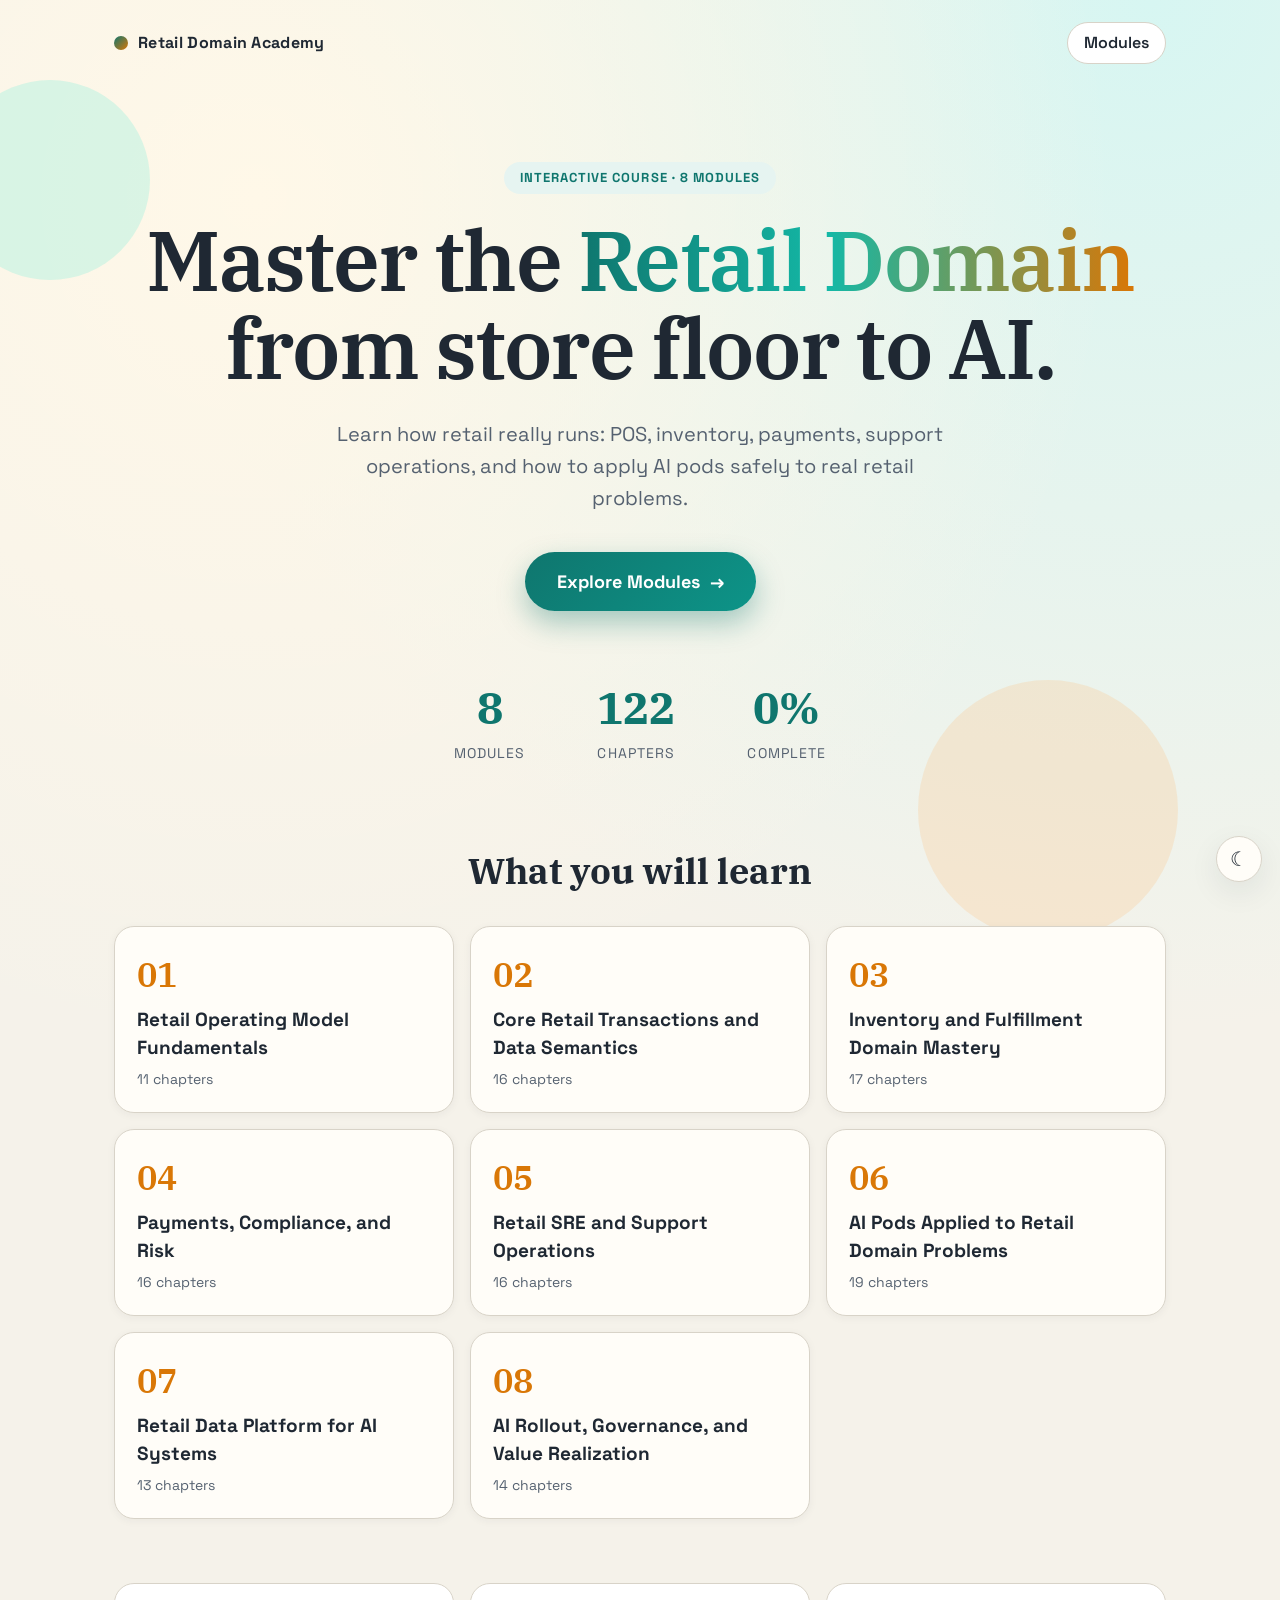
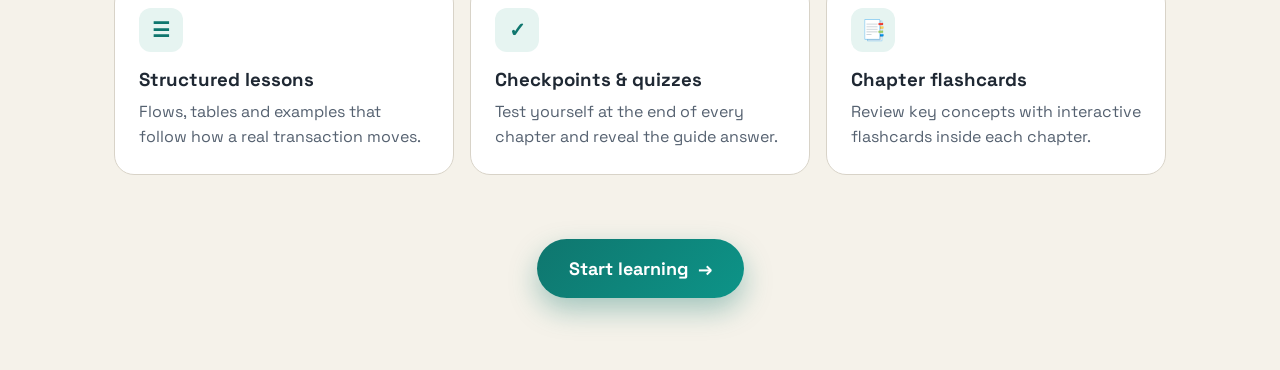
<file: index.html>
<!DOCTYPE html>
<html lang="en">
  <head>
    <meta charset="UTF-8" />
    <meta name="viewport" content="width=device-width, initial-scale=1.0" />
    <title>Retail Domain Specialist Tutorial</title>
    <link rel="preconnect" href="https://fonts.googleapis.com" />
    <link rel="preconnect" href="https://fonts.gstatic.com" crossorigin />
    <link
      href="https://fonts.googleapis.com/css2?family=Space+Grotesk:wght@400;500;700&family=IBM+Plex+Serif:wght@400;600&display=swap"
      rel="stylesheet"
    />
    <link rel="stylesheet" href="styles.css?v=6" />
    <script src="theme.js?v=1"></script>
  </head>
  <body class="landing">
    <div class="bg-shape bg-shape-1"></div>
    <div class="bg-shape bg-shape-2"></div>

    <nav class="landing-nav">
      <span class="brand"><span class="brand-dot"></span>Retail Domain Academy</span>
      <span class="nav-links"><a class="nav-link" href="modules.html">Modules</a></span>
    </nav>

    <header class="hero">
      <p class="hero-eyebrow">Interactive course &middot; 8 modules</p>
      <h1 class="hero-title">
        Master the <span class="grad">Retail Domain</span><br />
        from store floor to AI.
      </h1>
      <p class="hero-sub">
        Learn how retail really runs: POS, inventory, payments, support operations, and how to apply AI pods safely
        to real retail problems.
      </p>
      <div class="hero-actions">
        <a class="cta" href="modules.html">Explore Modules <span aria-hidden="true">&rarr;</span></a>
        <a class="cta-ghost" id="continueLink" href="modules.html" hidden>Continue learning</a>
      </div>

      <div class="hero-stats" id="heroStats">
        <div><strong id="statModules">6</strong><span>Modules</span></div>
        <div><strong id="statChapters">&ndash;</strong><span>Chapters</span></div>
        <div><strong id="statDone">0%</strong><span>Complete</span></div>
      </div>
    </header>

    <section class="landing-section">
      <h2>What you will learn</h2>
      <div class="module-preview" id="modulePreview"></div>
    </section>

    <section class="landing-section features">
      <div class="feature"><span class="feature-icon">&#9776;</span><h3>Structured lessons</h3><p>Flows, tables and examples that follow how a real transaction moves.</p></div>
      <div class="feature"><span class="feature-icon">&#10003;</span><h3>Checkpoints &amp; quizzes</h3><p>Test yourself at the end of every chapter and reveal the guide answer.</p></div>
      <div class="feature"><span class="feature-icon">&#128209;</span><h3>Chapter flashcards</h3><p>Review key concepts with interactive flashcards inside each chapter.</p></div>
    </section>

    <footer class="landing-footer">
      <a class="cta" href="modules.html">Start learning <span aria-hidden="true">&rarr;</span></a>
    </footer>

    <script src="course-data.js?v=3"></script>
    <script src="landing.js?v=2"></script>
  </body>
</html>
</file>
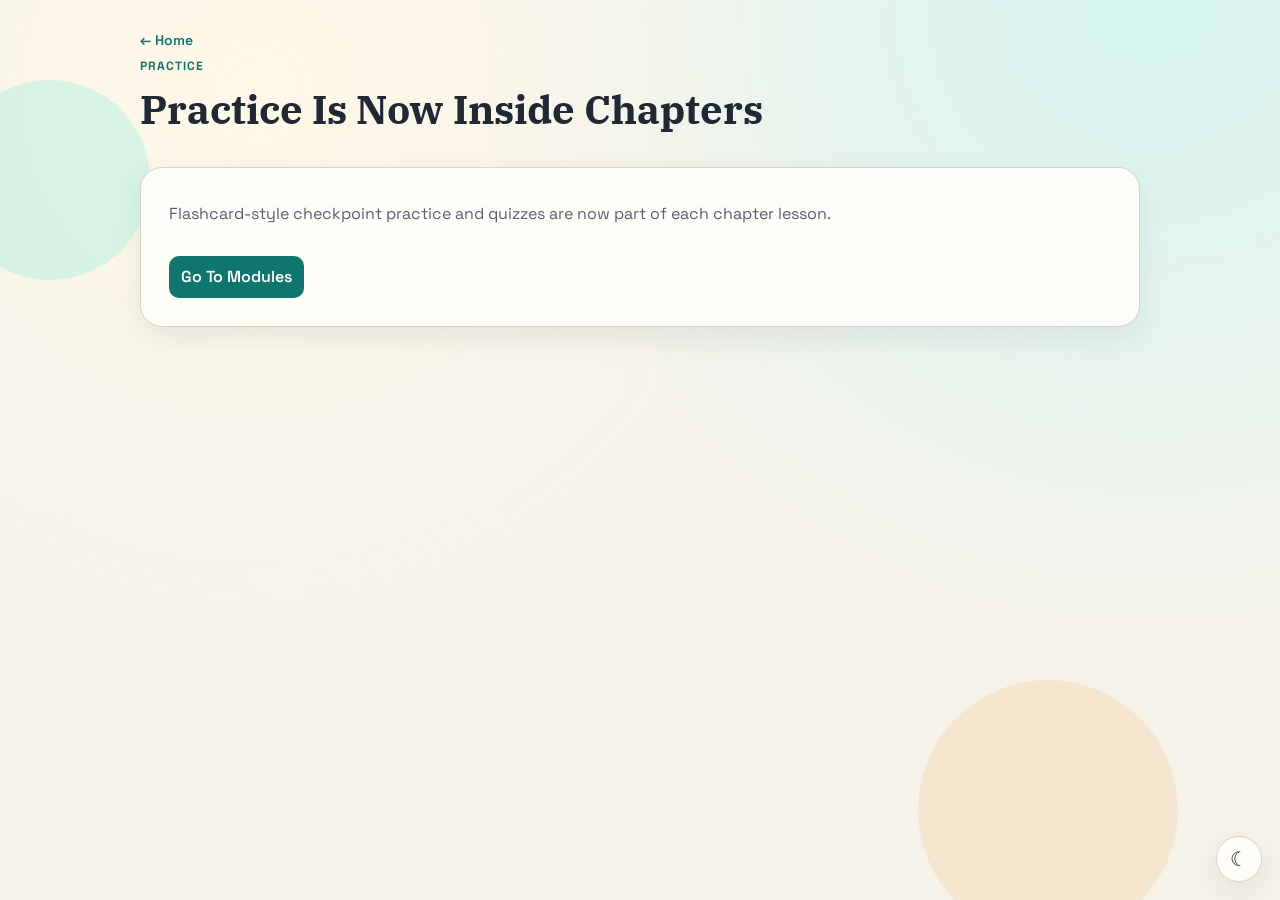
<file: flashcards.html>
<!DOCTYPE html>
<html lang="en">
  <head>
    <meta charset="UTF-8" />
    <meta name="viewport" content="width=device-width, initial-scale=1.0" />
    <title>Practice Moved | Retail Domain Tutorial</title>
    <link rel="preconnect" href="https://fonts.googleapis.com" />
    <link rel="preconnect" href="https://fonts.gstatic.com" crossorigin />
    <link
      href="https://fonts.googleapis.com/css2?family=Space+Grotesk:wght@400;500;700&family=IBM+Plex+Serif:wght@400;600&display=swap"
      rel="stylesheet"
    />
    <link rel="stylesheet" href="styles.css?v=6" />
    <script src="theme.js?v=1"></script>
  </head>
  <body>
    <div class="bg-shape bg-shape-1"></div>
    <div class="bg-shape bg-shape-2"></div>

    <header class="topbar home-topbar">
      <div>
        <a class="back-link" href="index.html">&larr; Home</a>
        <p class="eyebrow">Practice</p>
        <h1>Practice Is Now Inside Chapters</h1>
      </div>
    </header>

    <main class="home-layout">
      <section class="home-card">
        <p class="home-subtitle">Flashcard-style checkpoint practice and quizzes are now part of each chapter lesson.</p>
        <div class="hero-actions" style="justify-content:flex-start;margin-top:20px;">
          <a class="btn" href="modules.html">Go To Modules</a>
        </div>
      </section>
    </main>
  </body>
</html>
</file>
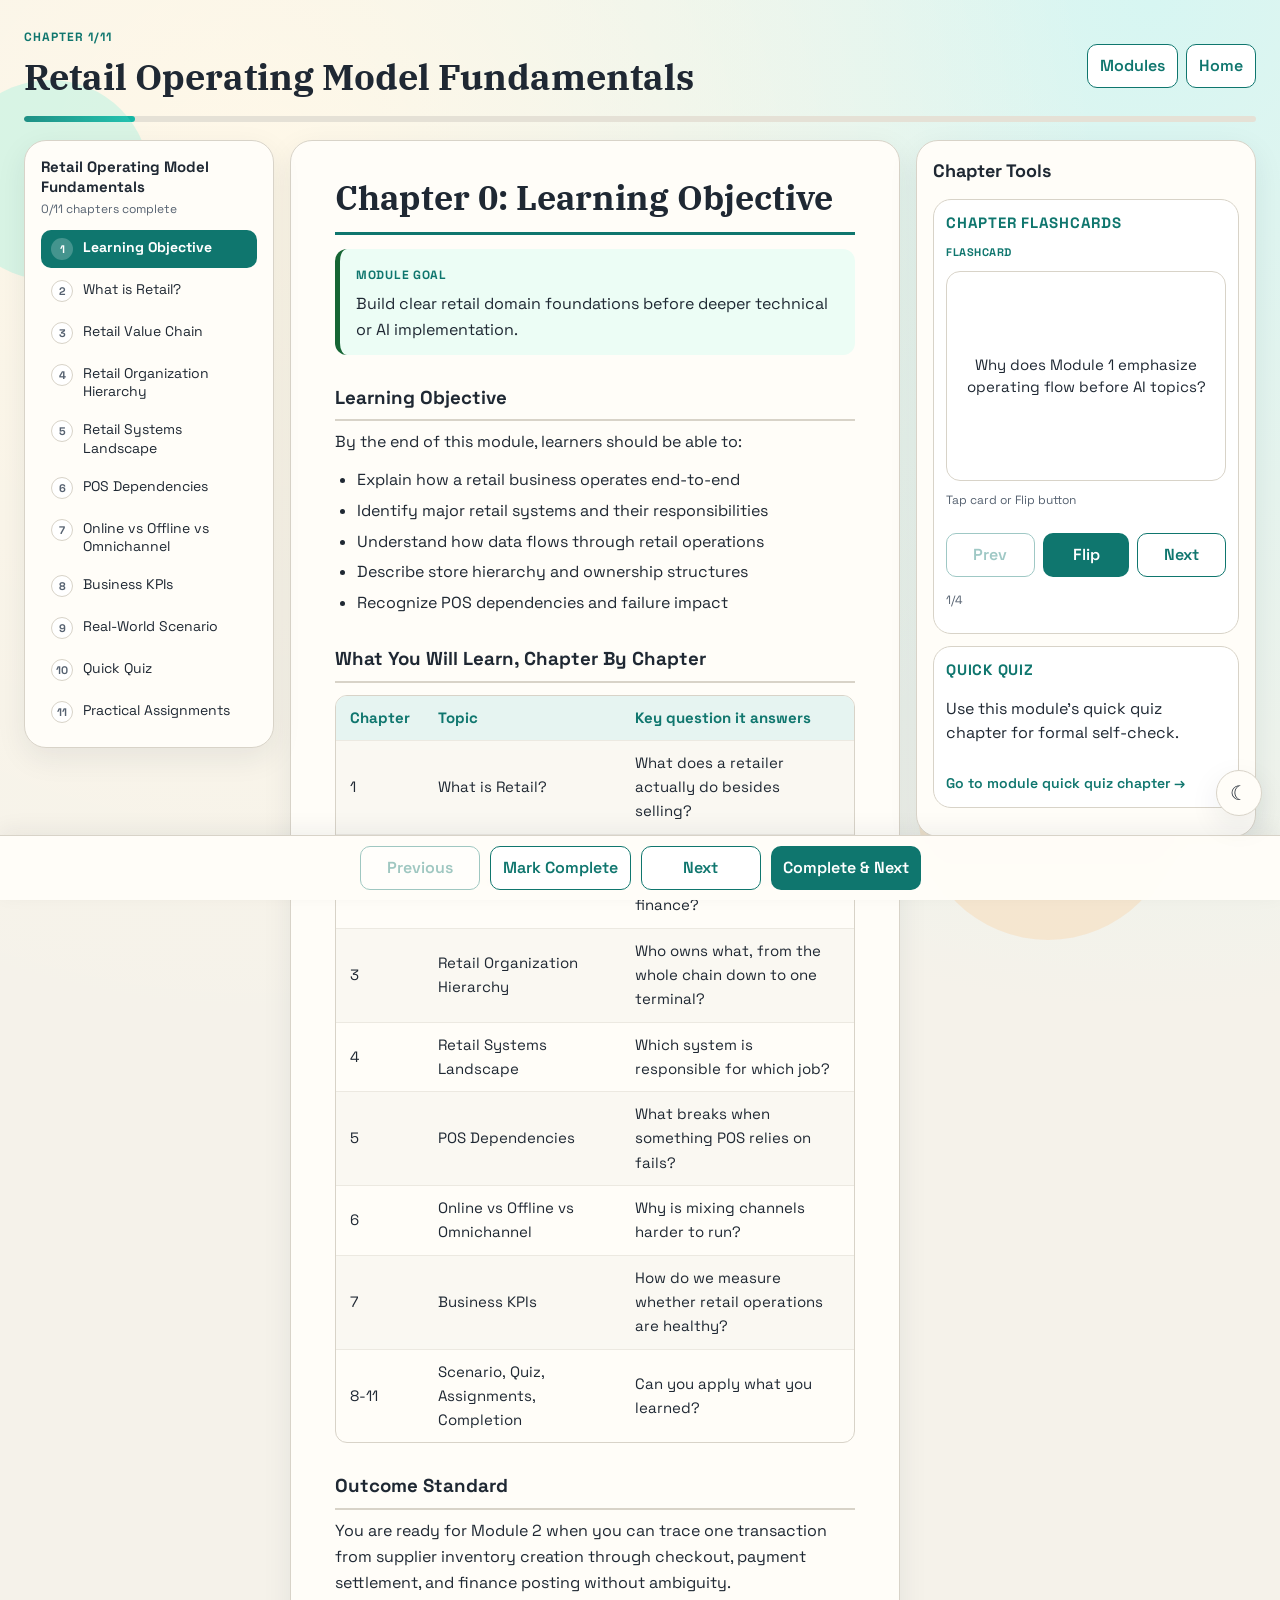
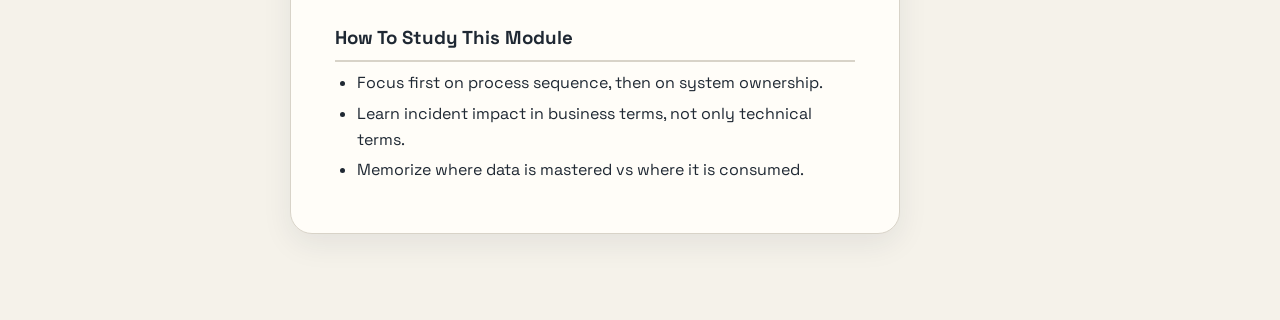
<file: lesson.html>
<!DOCTYPE html>
<html lang="en">
  <head>
    <meta charset="UTF-8" />
    <meta name="viewport" content="width=device-width, initial-scale=1.0" />
    <title>Chapter Lesson</title>
    <link rel="preconnect" href="https://fonts.googleapis.com" />
    <link rel="preconnect" href="https://fonts.gstatic.com" crossorigin />
    <link
      href="https://fonts.googleapis.com/css2?family=Space+Grotesk:wght@400;500;700&family=IBM+Plex+Serif:wght@400;600&display=swap"
      rel="stylesheet"
    />
    <link rel="stylesheet" href="styles.css?v=8" />
    <script src="theme.js?v=1"></script>
  </head>
  <body>
    <div class="bg-shape bg-shape-1"></div>
    <div class="bg-shape bg-shape-2"></div>

    <header class="topbar">
      <div>
        <p class="eyebrow" id="lessonModuleWeeks"></p>
        <h1 id="lessonModuleTitle">Lesson</h1>
      </div>
      <div class="lesson-actions">
        <a href="modules.html" class="btn ghost">Modules</a>
        <a href="index.html" class="btn ghost">Home</a>
      </div>
    </header>

    <div class="lesson-progress"><div class="bar"><i id="lessonBar" style="width: 0%"></i></div></div>

    <main class="lesson-page-layout">
      <aside class="chapter-sidebar" id="chapterSidebar" aria-label="Chapters in this module"></aside>

      <section class="chapter-content" id="lessonContent"></section>

      <aside class="tools-panel">
        <h2>Chapter Tools</h2>
        <div class="tool-card">
          <h3>Chapter Flashcards</h3>
          <div id="inlineFlashcard" class="inline-flashcard">
            <small id="inlineFlashcardMeta"></small>
            <div id="inlineFlashcardCard" class="inline-flip-card" role="button" tabindex="0" aria-label="Flip flashcard">
              <div class="inline-flip-inner">
                <div class="inline-flip-face inline-flip-front">
                  <p id="inlineFlashcardFront"></p>
                </div>
                <div class="inline-flip-face inline-flip-back">
                  <p id="inlineFlashcardBack"></p>
                </div>
              </div>
            </div>
            <p class="inline-flip-hint">Tap card or Flip button</p>
            <div class="grade-row">
              <button id="inlineCardPrev" class="btn ghost">Prev</button>
              <button id="inlineCardFlip" class="btn">Flip</button>
              <button id="inlineCardNext" class="btn ghost">Next</button>
            </div>
            <p id="inlineFlashcardCount" class="sidebar-meta"></p>
          </div>
        </div>
        <div class="tool-card">
          <h3>Quick Quiz</h3>
          <p>Use this module's quick quiz chapter for formal self-check.</p>
          <a id="practiceChapterQuiz" class="deck-link" href="lesson.html">Go to module quick quiz chapter &rarr;</a>
        </div>
      </aside>
    </main>

    <footer class="lesson-nav-footer">
      <button id="prevBtn" class="btn ghost">Previous</button>
      <button id="markDoneBtn" class="btn ghost">Mark Complete</button>
      <button id="nextBtn" class="btn ghost">Next</button>
      <button id="markNextBtn" class="btn">Complete &amp; Next</button>
    </footer>

    <script src="course-data.js?v=3"></script>
    <script src="lesson.js?v=10"></script>
  </body>
</html>
</file>
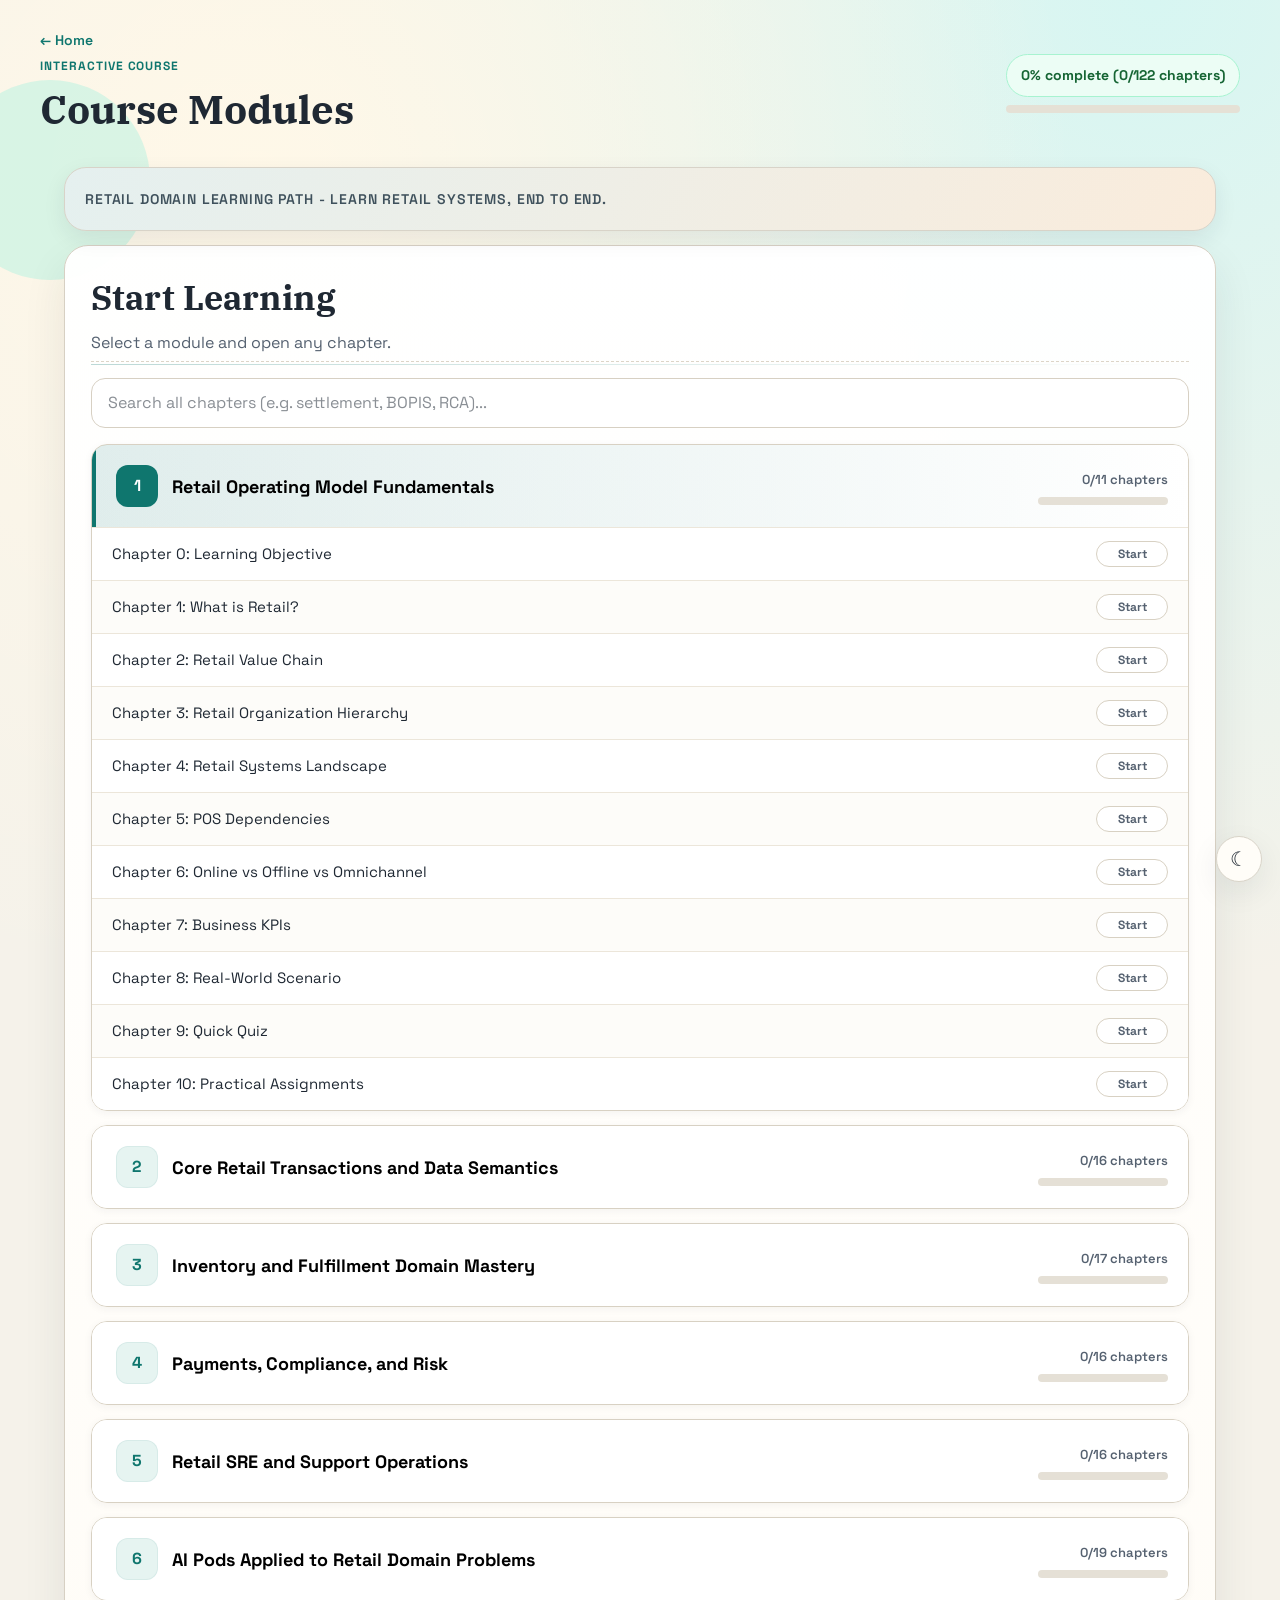
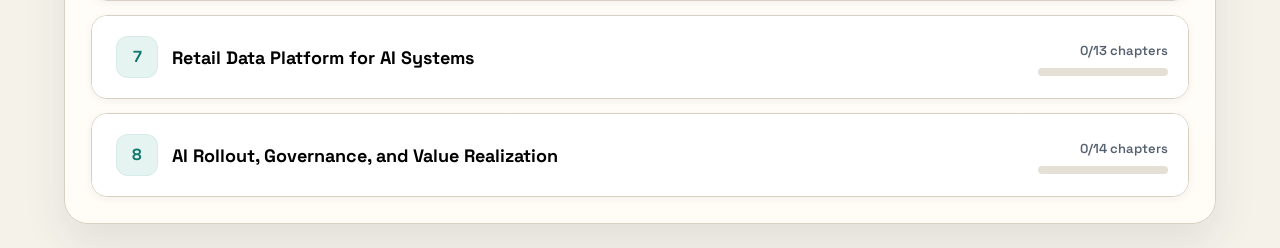
<file: modules.html>
<!DOCTYPE html>
<html lang="en">
  <head>
    <meta charset="UTF-8" />
    <meta name="viewport" content="width=device-width, initial-scale=1.0" />
    <title>Modules | Retail Domain Tutorial</title>
    <link rel="preconnect" href="https://fonts.googleapis.com" />
    <link rel="preconnect" href="https://fonts.gstatic.com" crossorigin />
    <link
      href="https://fonts.googleapis.com/css2?family=Space+Grotesk:wght@400;500;700&family=IBM+Plex+Serif:wght@400;600&display=swap"
      rel="stylesheet"
    />
    <link rel="stylesheet" href="styles.css?v=10" />
    <script src="theme.js?v=1"></script>
  </head>
  <body class="modules-page">
    <div class="bg-shape bg-shape-1"></div>
    <div class="bg-shape bg-shape-2"></div>

    <header class="topbar home-topbar">
      <div>
        <a class="back-link" href="index.html">&larr; Home</a>
        <p class="eyebrow">Interactive Course</p>
        <h1>Course Modules</h1>
      </div>
      <div class="stats-wrap">
        <div class="stats" id="globalStats">0% complete</div>
        <div class="bar"><i id="globalBar" style="width: 0%"></i></div>
      </div>
    </header>

    <main class="home-layout">
      <section class="modules-hero-band" aria-hidden="true">
        <span class="resume-hint">Retail domain learning path - Learn retail systems, end to end.</span>
      </section>

      <section class="home-card modules-card">
        <div class="modules-card-head">
          <div>
            <h2>Start Learning</h2>
            <p class="home-subtitle">Select a module and open any chapter.</p>
          </div>
          <a id="resumeLink" class="btn ghost" href="#" hidden>Continue where you left off</a>
        </div>

        <div class="search-wrap">
          <div class="search-row">
            <input id="searchInput" type="search" placeholder="Search all chapters (e.g. settlement, BOPIS, RCA)..." autocomplete="off" />
          </div>
        </div>

        <div id="searchResults" class="search-results hidden"></div>
        <div id="moduleAccordion" class="accordion"></div>
      </section>
    </main>

    <script src="course-data.js?v=3"></script>
    <script src="home.js?v=7"></script>
  </body>
</html>
</file>
<file: styles.css>
:root {
  --bg: #f5f2ea;
  --card: #fffdf8;
  --ink: #1f2833;
  --muted: #556170;
  --accent: #0f766e;
  --accent-2: #d97706;
  --line: #d8d3c8;
  --ok: #166534;
}

* {
  box-sizing: border-box;
}

body {
  margin: 0;
  font-family: "Space Grotesk", sans-serif;
  color: var(--ink);
  background: radial-gradient(circle at 20% 10%, #fff8e8 0%, transparent 42%),
    radial-gradient(circle at 90% 0%, #d7f6f2 0%, transparent 45%), var(--bg);
  min-height: 100vh;
}

.bg-shape {
  position: fixed;
  border-radius: 999px;
  pointer-events: none;
  z-index: 0;
  opacity: 0.22;
}

.bg-shape-1 {
  width: 260px;
  height: 260px;
  background: #fdba74;
  bottom: -40px;
  right: 8%;
}

.bg-shape-2 {
  width: 200px;
  height: 200px;
  background: #5eead4;
  top: 80px;
  left: -50px;
}

.topbar,
.layout {
  position: relative;
  z-index: 1;
}

.topbar {
  display: flex;
  justify-content: space-between;
  align-items: center;
  padding: 24px 24px 8px;
}

.eyebrow {
  margin: 0;
  letter-spacing: 0.08em;
  text-transform: uppercase;
  font-size: 12px;
  color: var(--muted);
}

h1 {
  margin: 4px 0 0;
  font-family: "IBM Plex Serif", serif;
  font-size: clamp(24px, 3vw, 36px);
}

.stats {
  background: #ecfdf5;
  border: 1px solid #a7f3d0;
  color: var(--ok);
  padding: 10px 14px;
  border-radius: 999px;
  font-weight: 700;
}

.layout {
  display: grid;
  grid-template-columns: 280px 1fr 340px;
  gap: 16px;
  padding: 16px 24px 24px;
}

.chapter-nav,
.chapter-content,
.tools-panel {
  background: var(--card);
  border: 1px solid var(--line);
  border-radius: 16px;
  box-shadow: 0 12px 28px rgba(30, 41, 59, 0.07);
}

.chapter-nav,
.tools-panel {
  padding: 16px;
}

.home-layout {
  position: relative;
  z-index: 1;
  padding: 16px 24px 24px;
}

.home-card {
  max-width: 1000px;
  margin: 0 auto;
  background: var(--card);
  border: 1px solid var(--line);
  border-radius: 16px;
  padding: 20px;
  box-shadow: 0 12px 28px rgba(30, 41, 59, 0.07);
}

.home-subtitle {
  color: var(--muted);
  margin-top: 6px;
}

.accordion {
  margin-top: 16px;
  display: grid;
  gap: 10px;
}

.module-item {
  border: 1px solid var(--line);
  border-radius: 12px;
  overflow: hidden;
  background: #fff;
}

.module-toggle {
  width: 100%;
  border: none;
  background: #fff;
  padding: 14px;
  display: flex;
  align-items: center;
  justify-content: space-between;
  text-align: left;
  cursor: pointer;
  font: inherit;
}

.module-toggle small {
  display: block;
  color: var(--muted);
}

.module-toggle.open {
  background: #f0fdfa;
}

.module-meta {
  color: var(--muted);
  font-size: 13px;
}

.module-panel {
  max-height: 0;
  overflow: hidden;
  transition: max-height 0.24s ease;
  background: #fafaf9;
}

.module-panel.open {
  max-height: 540px;
}

.chapter-link {
  display: flex;
  justify-content: space-between;
  align-items: center;
  padding: 12px 14px;
  border-top: 1px solid #ece9e1;
}

.chapter-link small {
  color: var(--muted);
}

.chapter-link.done {
  background: #f0fdf4;
}

.chapter-nav h2,
.tools-panel h2 {
  margin-top: 0;
  font-size: 18px;
}

#moduleList {
  list-style: none;
  margin: 0;
  padding: 0;
  display: grid;
  gap: 8px;
}

#moduleList li button {
  width: 100%;
  border: 1px solid var(--line);
  background: #fff;
  padding: 10px;
  border-radius: 10px;
  text-align: left;
  cursor: pointer;
  font: inherit;
  transition: transform 0.2s ease, border-color 0.2s ease;
}

#moduleList li button:hover,
#moduleList li button.active {
  border-color: var(--accent);
  transform: translateY(-1px);
}

.chapter-content {
  padding: 20px;
  animation: fadeIn 0.35s ease;
}

.module-title {
  margin: 0;
  font-family: "IBM Plex Serif", serif;
  font-size: 28px;
}

.module-weeks {
  margin: 8px 0 16px;
  color: var(--muted);
}

.section-label {
  margin-top: 20px;
  margin-bottom: 8px;
  color: var(--accent);
  font-size: 13px;
  text-transform: uppercase;
  letter-spacing: 0.06em;
}

ul.clean {
  margin: 0;
  padding-left: 18px;
}

ul.clean li {
  margin-bottom: 8px;
}

.checklist {
  display: grid;
  gap: 10px;
}

.check-item {
  display: flex;
  align-items: flex-start;
  gap: 10px;
  padding: 10px;
  border: 1px dashed var(--line);
  border-radius: 10px;
}

.tool-card {
  border: 1px solid var(--line);
  border-radius: 12px;
  padding: 12px;
  margin-bottom: 12px;
  background: #fff;
}

.tool-card h3 {
  margin: 0 0 10px;
}

.lesson-page-layout {
  position: relative;
  z-index: 1;
  display: grid;
  grid-template-columns: 1fr 340px;
  gap: 16px;
  padding: 16px 24px 86px;
}

.lesson-actions {
  display: flex;
  align-items: center;
}

.lesson-body-content {
  line-height: 1.62;
}

.lesson-body-content h3 {
  margin-top: 18px;
}

.lesson-nav-footer {
  position: fixed;
  left: 0;
  right: 0;
  bottom: 0;
  z-index: 3;
  background: rgba(255, 253, 248, 0.97);
  border-top: 1px solid var(--line);
  display: flex;
  gap: 10px;
  justify-content: center;
  padding: 10px 16px;
}

.home-topbar {
  max-width: 1000px;
  margin: 0 auto;
}

textarea {
  width: 100%;
  min-height: 140px;
  border: 1px solid var(--line);
  border-radius: 10px;
  padding: 10px;
  font: inherit;
  resize: vertical;
}

.btn {
  margin-top: 10px;
  border: none;
  border-radius: 10px;
  padding: 9px 12px;
  cursor: pointer;
  font: inherit;
  font-weight: 600;
  background: var(--accent);
  color: #fff;
}

.btn.ghost {
  background: #fff;
  color: var(--accent);
  border: 1px solid var(--accent);
}

.answer {
  margin-top: 10px;
  background: #fffbeb;
  border: 1px solid #fcd34d;
  padding: 10px;
  border-radius: 10px;
}

.hidden {
  display: none;
}

.empty-state {
  color: var(--muted);
  text-align: center;
  margin-top: 80px;
}

a {
  text-decoration: none;
  color: #464feb;
}

tr th,
tr td {
  border: 1px solid #e6e6e6;
}

tr th {
  background-color: #f5f5f5;
}

.lesson-layout {
  display: grid;
  grid-template-columns: 260px 1fr;
  gap: 12px;
  margin-top: 14px;
}

.lesson-list {
  border: 1px solid var(--line);
  border-radius: 12px;
  padding: 8px;
  display: grid;
  gap: 8px;
  align-content: start;
  max-height: 520px;
  overflow: auto;
}

.lesson-btn {
  border: 1px solid var(--line);
  background: #fff;
  border-radius: 10px;
  text-align: left;
  padding: 8px;
  cursor: pointer;
  font: inherit;
}

.lesson-btn.active {
  border-color: var(--accent);
  background: #ecfeff;
}

.lesson-btn.done {
  border-color: #86efac;
}

.lesson-body {
  border: 1px solid var(--line);
  border-radius: 12px;
  padding: 16px;
  background: #fff;
}

.lesson-body h3 {
  margin-top: 0;
}

.lesson-controls {
  margin-top: 14px;
  display: flex;
  justify-content: space-between;
  align-items: center;
  gap: 10px;
}

.nav-controls {
  display: flex;
  gap: 10px;
}

.content-table {
  border-collapse: collapse;
  width: 100%;
  margin-top: 10px;
}

.content-table th,
.content-table td {
  padding: 8px;
  text-align: left;
}

.flow-block {
  background: #f8fafc;
  border: 1px solid #e2e8f0;
  border-radius: 10px;
  padding: 10px;
  white-space: pre-wrap;
  line-height: 1.45;
}

@keyframes fadeIn {
  from {
    opacity: 0;
    transform: translateY(8px);
  }
  to {
    opacity: 1;
    transform: translateY(0);
  }
}

@media (max-width: 1080px) {
  .layout {
    grid-template-columns: 1fr;
  }

  .lesson-page-layout {
    grid-template-columns: 1fr;
    padding-bottom: 126px;
  }

  .lesson-layout {
    grid-template-columns: 1fr;
  }

  .lesson-controls {
    flex-direction: column;
    align-items: stretch;
  }

  .nav-controls {
    width: 100%;
  }

  .nav-controls .btn {
    width: 100%;
  }

  .topbar {
    flex-direction: column;
    align-items: flex-start;
    gap: 10px;
  }

  .lesson-nav-footer {
    flex-wrap: wrap;
  }

  .lesson-nav-footer .btn {
    width: calc(50% - 10px);
  }
}

/* ---- lesson body readability ---- */
.lesson-body-content { font-size: 16px; max-width: 78ch; }
.lesson-body-content p { margin: 8px 0 12px; }
.lesson-body-content h3 {
  margin: 28px 0 8px;
  padding-bottom: 6px;
  border-bottom: 2px solid var(--line);
  color: var(--ink);
}
.lesson-body-content h4 {
  margin: 16px 0 6px;
  font-size: 13px;
  text-transform: uppercase;
  letter-spacing: 0.06em;
  color: var(--accent);
}
.lesson-body-content ul.clean { margin: 4px 0 14px; padding-left: 22px; }
.lesson-body-content ul.clean li { margin-bottom: 5px; }
.lesson-body-content ul.check { list-style: none; padding-left: 0; }
.lesson-body-content ul.check li {
  padding: 8px 12px;
  margin-bottom: 6px;
  background: #eef8f6;
  border-left: 3px solid var(--ok);
  border-radius: 6px;
}
.lesson-body-content li.correct { color: var(--ok); font-weight: 600; }
.lesson-body-content ol.flow-steps {
  list-style: none;
  counter-reset: step;
  margin: 10px 0 16px;
  padding: 0;
  display: flex;
  flex-wrap: wrap;
  align-items: center;
  gap: 6px;
}
.lesson-body-content ol.flow-steps li {
  background: #fff;
  border: 1px solid var(--accent);
  border-radius: 8px;
  padding: 6px 12px;
  font-weight: 600;
  font-size: 14px;
}
.lesson-body-content ol.flow-steps li:not(:last-child)::after {
  content: "\2192";
  margin-left: 12px;
  color: var(--accent-2);
  font-weight: 700;
}
.lesson-body-content pre.flow-block {
  margin: 8px 0 16px;
  padding: 12px 14px;
  background: #f1ede2;
  border: 1px solid var(--line);
  border-radius: 8px;
  overflow-x: auto;
}
.lesson-body-content details.extra-notes {
  margin-top: 28px;
  padding: 10px 14px;
  border: 1px dashed var(--line);
  border-radius: 10px;
  background: #faf7ef;
}
.lesson-body-content details.extra-notes summary {
  cursor: pointer;
  font-weight: 700;
  color: var(--accent);
}

/* =====================================================
   UI refresh
   ===================================================== */
:root {
  --accent-soft: #e6f4f1;
  --shadow: 0 10px 30px rgba(30, 41, 59, 0.08);
  --radius: 18px;
}
html { scroll-behavior: smooth; }
body { line-height: 1.5; -webkit-font-smoothing: antialiased; }
a { color: var(--accent); }
:focus-visible { outline: 3px solid var(--accent-2); outline-offset: 2px; }

/* header */
.topbar {
  max-width: 1280px;
  margin: 0 auto;
  padding: 28px 24px 12px;
  gap: 16px;
}
.home-topbar { max-width: 1000px; padding-left: 0; padding-right: 0; }
.home-topbar h1 { font-size: clamp(26px, 4vw, 40px); }
.eyebrow { color: var(--accent); font-weight: 700; }
.stats-wrap { min-width: 220px; text-align: right; }
.stats { display: inline-block; font-size: 14px; }
.bar {
  margin-top: 8px;
  height: 8px;
  background: #e5e1d6;
  border-radius: 999px;
  overflow: hidden;
}
.bar i, .mini-bar i {
  display: block;
  height: 100%;
  background: linear-gradient(90deg, var(--accent), #14b8a6);
  border-radius: inherit;
  transition: width 0.4s ease;
}

/* home */
.home-card {
  padding: 28px;
  border-radius: 22px;
  box-shadow: var(--shadow);
}
.home-card h2 { margin: 0; font-family: "IBM Plex Serif", serif; font-size: 26px; }
.accordion { gap: 14px; }
.module-item {
  border-radius: var(--radius);
  box-shadow: 0 2px 8px rgba(30, 41, 59, 0.05);
  transition: box-shadow 0.2s ease, border-color 0.2s ease;
}
.module-item:hover { box-shadow: var(--shadow); border-color: #b9d8d3; }
.module-toggle { padding: 18px 20px; gap: 16px; }
.module-toggle > span:first-child { display: flex; align-items: center; gap: 14px; flex: 1; }
.module-toggle strong { font-size: 17px; display: block; }
.module-badge {
  flex: none;
  width: 42px;
  height: 42px;
  border-radius: 12px;
  display: grid;
  place-items: center;
  background: var(--accent-soft);
  color: var(--accent);
  font-weight: 700;
}
.module-toggle.open .module-badge { background: var(--accent); color: #fff; }
.module-right { text-align: right; min-width: 130px; }
.mini-bar {
  display: block;
  height: 6px;
  margin-top: 6px;
  background: #e5e1d6;
  border-radius: 999px;
  overflow: hidden;
}
.module-panel.open { max-height: 4000px; }
.chapter-link {
  gap: 12px;
  padding: 12px 20px;
  color: var(--ink);
  transition: background 0.15s ease, padding-left 0.15s ease;
}
.chapter-link:hover { background: var(--accent-soft); padding-left: 26px; }
.chapter-link > span { flex: 1; }
.chapter-link small {
  flex: none;
  padding: 3px 10px;
  border-radius: 999px;
  border: 1px solid var(--line);
  background: #fff;
  font-size: 12px;
}
.chapter-link.done small { background: #dcfce7; border-color: #86efac; color: var(--ok); }

/* lesson page */
.lesson-progress { max-width: 1280px; margin: 0 auto; padding: 0 24px; }
.lesson-progress .bar { margin: 0; height: 6px; }
.lesson-page-layout { max-width: 1280px; margin: 0 auto; grid-template-columns: minmax(0, 1fr) 340px; padding-top: 18px; }
.chapter-content { padding: 36px 44px; border-radius: 22px; box-shadow: var(--shadow); }
.chapter-content .module-title {
  font-size: clamp(26px, 3.4vw, 34px);
  line-height: 1.2;
  padding-bottom: 14px;
  margin-bottom: 14px;
  border-bottom: 3px solid var(--accent);
}
.tools-panel {
  align-self: start;
  position: sticky;
  top: 16px;
  max-height: calc(100vh - 100px);
  overflow-y: auto;
  border-radius: 22px;
  box-shadow: var(--shadow);
}
.tool-card { border-radius: var(--radius); }
.tool-card h3 { font-size: 15px; color: var(--accent); text-transform: uppercase; letter-spacing: 0.05em; }
textarea:focus { border-color: var(--accent); outline: none; box-shadow: 0 0 0 3px var(--accent-soft); }

/* buttons */
.btn { transition: transform 0.15s ease, box-shadow 0.15s ease, background 0.15s ease; }
.btn:hover:not(:disabled) { transform: translateY(-1px); box-shadow: 0 6px 14px rgba(15, 118, 110, 0.25); }
.btn.ghost:hover:not(:disabled) { background: var(--accent-soft); }
.btn:disabled { opacity: 0.4; cursor: not-allowed; }
.lesson-actions .btn { margin-top: 0; text-decoration: none; display: inline-block; }
.lesson-nav-footer { backdrop-filter: blur(8px); box-shadow: 0 -6px 20px rgba(30, 41, 59, 0.06); }
.lesson-nav-footer .btn { margin-top: 0; min-width: 120px; }

/* reading content: tables and callouts */
.lesson-body-content .content-table {
  border-radius: 12px;
  overflow: hidden;
  border-collapse: separate;
  border-spacing: 0;
  border: 1px solid var(--line);
  margin: 12px 0 20px;
  font-size: 15px;
}
.lesson-body-content .content-table th,
.lesson-body-content .content-table td { border: none; border-bottom: 1px solid #ece9e1; padding: 10px 14px; }
.lesson-body-content .content-table th { background: var(--accent-soft); color: var(--accent); }
.lesson-body-content .content-table tr:last-child td { border-bottom: none; }
.lesson-body-content .content-table tr:nth-child(even) td { background: #faf8f2; }
.lesson-body-content h3:first-child { margin-top: 4px; }

@media (max-width: 1080px) {
  .lesson-page-layout { grid-template-columns: 1fr; }
  .tools-panel { position: static; max-height: none; }
  .chapter-content { padding: 24px 20px; }
  .stats-wrap { text-align: left; }
}
@media (max-width: 600px) {
  .topbar { flex-direction: column; align-items: flex-start; }
  .module-right { min-width: 0; }
  .lesson-nav-footer .btn { min-width: 0; flex: 1; }
}
@media (prefers-reduced-motion: reduce) {
  * { animation: none !important; transition: none !important; scroll-behavior: auto !important; }
}
@media print {
  .bg-shape, .tools-panel, .lesson-nav-footer, .lesson-actions, .lesson-progress { display: none !important; }
  .lesson-page-layout { display: block; padding: 0; }
  .chapter-content { box-shadow: none; border: none; padding: 0; }
  details.extra-notes { display: block; }
}

/* ---- richer lesson components ---- */
.lesson-body-content .callout {
  margin: 14px 0 18px;
  padding: 12px 16px;
  border-radius: 12px;
  border-left: 5px solid var(--accent);
  background: var(--accent-soft);
}
.lesson-body-content .callout p { margin: 4px 0 0; }
.lesson-body-content .callout strong { text-transform: uppercase; font-size: 12px; letter-spacing: 0.06em; color: var(--accent); }
.lesson-body-content .callout.warn { border-color: #dc2626; background: #fef2f2; }
.lesson-body-content .callout.warn strong { color: #b91c1c; }
.lesson-body-content .callout.key,
.lesson-body-content .callout.tip { border-color: var(--accent-2); background: #fffbeb; }
.lesson-body-content .callout.key strong,
.lesson-body-content .callout.tip strong { color: #b45309; }
.lesson-body-content .callout.goal { background: #ecfdf5; border-color: var(--ok); }
.lesson-body-content .callout.note { background: #f1f5f9; border-color: #64748b; }
.lesson-body-content .callout.note strong { color: #475569; }
.lesson-body-content .chips { display: flex; flex-wrap: wrap; gap: 8px; margin: 6px 0 14px; }
.lesson-body-content .chip { padding: 5px 14px; border-radius: 999px; background: var(--accent-soft); border: 1px solid #b9d8d3; font-weight: 600; font-size: 14px; }
.lesson-body-content .quiz-q { margin: 14px 0; padding: 14px 18px; border: 1px solid var(--line); border-radius: 14px; background: #fff; }
.lesson-body-content .quiz-q h4 { margin-top: 0; }
.lesson-body-content .quiz-q ul { list-style: none; padding-left: 0; margin-bottom: 0; }
.lesson-body-content .quiz-q li { padding: 6px 10px; border-radius: 8px; border: 1px solid #ece9e1; margin-bottom: 6px; }
.lesson-body-content .quiz-q li.correct { background: #dcfce7; border-color: #86efac; }
.lesson-body-content .quiz-opt { display: flex; align-items: flex-start; gap: 8px; cursor: pointer; }
.lesson-body-content .quiz-opt input { margin-top: 3px; }
.lesson-body-content .quiz-q li.correct-answer { background: #dcfce7; border-color: #86efac; }
.lesson-body-content .quiz-q li.wrong-answer { background: #fef2f2; border-color: #fecaca; }
.inline-quiz-actions { margin-top: 16px; }
.inline-quiz-actions .btn { margin-top: 0; }
.lesson-body-content p.lbl { margin: 8px 0 2px; font-size: 13px; text-transform: uppercase; letter-spacing: 0.05em; color: var(--muted); }
.lesson-body-content td ul.clean { margin: 0 0 6px; padding-left: 18px; }
.lesson-body-content td p.lbl:first-child { margin-top: 0; }

.inline-flashcard {
  display: grid;
  gap: 10px;
}

.inline-flashcard > small {
  color: var(--accent);
  font-weight: 700;
  text-transform: uppercase;
  letter-spacing: 0.05em;
  font-size: 11px;
}

.inline-flip-card {
  perspective: 1200px;
  height: 210px;
  cursor: pointer;
  outline: none;
}

.inline-flip-inner {
  position: relative;
  width: 100%;
  height: 100%;
  transition: transform 0.55s cubic-bezier(0.4, 0.2, 0.2, 1);
  transform-style: preserve-3d;
}

.inline-flip-card.flipped .inline-flip-inner {
  transform: rotateY(180deg);
}

.inline-flip-face {
  position: absolute;
  inset: 0;
  border-radius: 14px;
  border: 1px solid var(--line);
  backface-visibility: hidden;
  -webkit-backface-visibility: hidden;
  padding: 14px;
  display: flex;
  align-items: center;
  justify-content: center;
  text-align: center;
  overflow: auto;
}

.inline-flip-front {
  background: #fff;
}

.inline-flip-back {
  background: var(--accent-soft);
  transform: rotateY(180deg);
}

.inline-flip-face p {
  margin: 0;
  line-height: 1.45;
  font-size: 15px;
}

.inline-flip-hint {
  margin: 0;
  color: var(--muted);
  font-size: 12px;
}

/* =====================================================
   Landing page
   ===================================================== */
.lesson-actions { gap: 8px; }
.back-link { display: inline-block; margin-bottom: 6px; font-weight: 600; font-size: 14px; }
body.landing { overflow-x: hidden; }
.landing-nav, .hero, .landing-section, .landing-footer { position: relative; z-index: 1; max-width: 1100px; margin: 0 auto; padding-left: 24px; padding-right: 24px; }
.landing-nav { display: flex; justify-content: space-between; align-items: center; padding-top: 22px; padding-bottom: 8px; }
.brand { display: inline-flex; align-items: center; gap: 10px; font-weight: 700; letter-spacing: 0.02em; }
.brand-dot { width: 14px; height: 14px; border-radius: 50%; background: linear-gradient(135deg, var(--accent), var(--accent-2)); }
.nav-link { font-weight: 600; padding: 8px 16px; border-radius: 999px; border: 1px solid var(--line); background: #fff; color: var(--ink); }
.nav-link:hover { border-color: var(--accent); color: var(--accent); }

.hero { text-align: center; padding-top: clamp(48px, 10vh, 110px); padding-bottom: 56px; }
.hero-eyebrow {
  display: inline-block; margin: 0 0 22px; padding: 6px 16px; border-radius: 999px;
  background: var(--accent-soft); color: var(--accent); font-weight: 700; font-size: 13px; letter-spacing: 0.08em; text-transform: uppercase;
}
.hero-title {
  margin: 0 auto; max-width: 16ch;
  font-family: "IBM Plex Serif", serif; font-weight: 600;
  font-size: clamp(40px, 8vw, 84px); line-height: 1.05; letter-spacing: -0.02em;
  max-width: none;
}
.hero-title .grad {
  background: linear-gradient(90deg, var(--accent), #14b8a6 45%, var(--accent-2));
  -webkit-background-clip: text; background-clip: text; color: transparent;
}
.hero-sub { max-width: 640px; margin: 26px auto 0; font-size: clamp(16px, 2vw, 20px); color: var(--muted); line-height: 1.6; }
.hero-actions { display: flex; flex-wrap: wrap; gap: 14px; justify-content: center; margin-top: 38px; }
.cta, .cta-ghost {
  display: inline-flex; align-items: center; gap: 10px; padding: 16px 32px; border-radius: 999px;
  font-size: 18px; font-weight: 700; text-decoration: none; transition: transform 0.18s ease, box-shadow 0.18s ease;
}
.cta { background: linear-gradient(135deg, var(--accent), #0d9488); color: #fff; box-shadow: 0 12px 28px rgba(15, 118, 110, 0.35); }
.cta:hover { transform: translateY(-3px); box-shadow: 0 18px 36px rgba(15, 118, 110, 0.4); color: #fff; }
.cta span { transition: transform 0.18s ease; }
.cta:hover span { transform: translateX(4px); }
.cta-ghost { background: #fff; color: var(--accent); border: 2px solid var(--accent); }
.cta-ghost:hover { background: var(--accent-soft); }
.cta-ghost[hidden] { display: none; }

.hero-stats { display: flex; justify-content: center; gap: clamp(24px, 6vw, 72px); margin-top: 64px; flex-wrap: wrap; }
.hero-stats div { display: grid; gap: 2px; }
.hero-stats strong { font-family: "IBM Plex Serif", serif; font-size: clamp(30px, 4vw, 44px); color: var(--accent); }
.hero-stats span { color: var(--muted); font-size: 14px; text-transform: uppercase; letter-spacing: 0.08em; }

.landing-section { padding-top: 24px; padding-bottom: 40px; }
.landing-section > h2 { font-family: "IBM Plex Serif", serif; font-size: clamp(26px, 4vw, 36px); text-align: center; margin: 0 0 28px; }
.module-preview { display: grid; grid-template-columns: repeat(auto-fill, minmax(300px, 1fr)); gap: 16px; }
.preview-card {
  display: block; padding: 22px; border-radius: 20px; background: var(--card); border: 1px solid var(--line);
  color: var(--ink); box-shadow: 0 2px 8px rgba(30, 41, 59, 0.05); transition: transform 0.18s ease, box-shadow 0.18s ease, border-color 0.18s ease;
}
.preview-card:hover { transform: translateY(-4px); box-shadow: var(--shadow); border-color: var(--accent); }
.preview-num { font-family: "IBM Plex Serif", serif; font-size: 34px; font-weight: 600; color: var(--accent-2); }
.preview-card h3 { margin: 6px 0 6px; font-size: 19px; }
.preview-card p { margin: 0; color: var(--muted); font-size: 14px; }

.features { display: grid; grid-template-columns: repeat(auto-fit, minmax(240px, 1fr)); gap: 16px; }
.feature { padding: 24px; border-radius: 20px; background: #fff; border: 1px solid var(--line); }
.feature-icon { display: grid; place-items: center; width: 44px; height: 44px; border-radius: 12px; background: var(--accent-soft); color: var(--accent); font-size: 20px; font-weight: 700; }
.feature h3 { margin: 14px 0 6px; }
.feature p { margin: 0; color: var(--muted); line-height: 1.55; }
.landing-footer { text-align: center; padding-top: 24px; padding-bottom: 72px; }

/* =====================================================
   Sidebar, search, flashcards, theme toggle
   ===================================================== */
.lesson-page-layout { max-width: 1480px; grid-template-columns: 250px minmax(0, 1fr) 340px; }
.chapter-sidebar {
  align-self: start; position: sticky; top: 16px; max-height: calc(100vh - 100px); overflow-y: auto;
  background: var(--card); border: 1px solid var(--line); border-radius: 22px; padding: 16px; box-shadow: var(--shadow);
}
.chapter-sidebar h2 { margin: 0; font-size: 15px; line-height: 1.3; }
.sidebar-meta { margin: 4px 0 12px; color: var(--muted); font-size: 12px; }
.sidebar-list { list-style: none; margin: 0; padding: 0; display: grid; gap: 4px; }
.sidebar-list a {
  display: flex; gap: 10px; align-items: flex-start; padding: 8px 10px; border-radius: 10px;
  color: var(--ink); font-size: 14px; line-height: 1.3;
}
.sidebar-list a:hover { background: var(--accent-soft); }
.sidebar-list a.active { background: var(--accent); color: #fff; font-weight: 700; }
.sidebar-dot {
  flex: none; width: 22px; height: 22px; border-radius: 50%; display: grid; place-items: center;
  font-size: 11px; font-weight: 700; border: 1px solid var(--line); background: #fff; color: var(--muted);
}
.sidebar-list a.done .sidebar-dot { background: #dcfce7; border-color: #86efac; color: var(--ok); }
.sidebar-list a.active .sidebar-dot { background: rgba(255, 255, 255, 0.22); border-color: transparent; color: #fff; }
@media (max-width: 1240px) {
  .lesson-page-layout { grid-template-columns: 220px minmax(0, 1fr); }
  .lesson-page-layout .tools-panel { grid-column: 1 / -1; position: static; max-height: none; }
}
@media (max-width: 860px) {
  .lesson-page-layout { grid-template-columns: 1fr; }
  .chapter-sidebar { position: static; max-height: 260px; }
}

.grade-row { display: flex; gap: 8px; margin-top: 4px; }
.grade-row .btn { flex: 1; }
.grade-row.hidden { display: none; }
.btn.selected { box-shadow: 0 0 0 3px var(--accent-2); }
.deck-link { display: inline-block; margin-top: 12px; font-weight: 600; font-size: 14px; }
.lesson-nav-footer { flex-wrap: wrap; }

/* search */
.search-row { display: flex; flex-wrap: wrap; gap: 10px; align-items: center; margin-top: 16px; }
.search-row .btn { margin-top: 0; text-decoration: none; }
.search-row .btn[hidden] { display: none; }
#searchInput {
  flex: 1; min-width: 220px; padding: 12px 18px; border-radius: 999px; border: 1px solid var(--line);
  font: inherit; background: #fff; color: var(--ink);
}
#searchInput:focus { outline: none; border-color: var(--accent); box-shadow: 0 0 0 3px var(--accent-soft); }
.search-results { margin-top: 16px; display: grid; gap: 10px; }
.search-results.hidden, .accordion.hidden { display: none; }
.results-count { margin: 0; color: var(--muted); font-size: 14px; }
.result-card {
  display: grid; gap: 4px; padding: 14px 18px; border-radius: 14px; border: 1px solid var(--line);
  background: #fff; color: var(--ink); transition: border-color 0.15s ease, transform 0.15s ease;
}
.result-card:hover { border-color: var(--accent); transform: translateY(-2px); }
.result-card small { color: var(--accent); font-weight: 700; text-transform: uppercase; letter-spacing: 0.05em; font-size: 11px; }
.result-card span { color: var(--muted); font-size: 14px; line-height: 1.5; }
mark { background: #fde68a; color: #1f2833; border-radius: 3px; padding: 0 2px; }

/* modules page redesign (design only, functionality unchanged) */
.modules-page .home-layout {
  max-width: 1200px;
  margin: 0 auto;
  display: grid;
  gap: 14px;
}

.modules-page .home-topbar {
  max-width: 1200px;
}

.modules-page .home-card {
  max-width: none;
  width: 100%;
}

.modules-page .modules-hero-band {
  border: 1px solid var(--line);
  border-radius: 22px;
  padding: 16px 20px;
  background:
    linear-gradient(120deg, rgba(15, 118, 110, 0.11), rgba(217, 119, 6, 0.14)),
    #fff;
  box-shadow: 0 8px 22px rgba(30, 41, 59, 0.08);
  display: flex;
  align-items: center;
  min-height: 64px;
  justify-content: flex-start;
}

.modules-page .modules-hero-band p {
  margin: 0;
  font-size: 15px;
  color: #24454f;
  letter-spacing: 0.01em;
}

.modules-page .modules-hero-band .btn {
  margin-top: 0;
  text-decoration: none;
  border-radius: 999px;
}

.modules-page .modules-card {
  border-radius: 24px;
  padding: 26px;
}

.modules-page .modules-card-head {
  display: flex;
  align-items: flex-start;
  justify-content: space-between;
  gap: 12px;
  margin-bottom: 16px;
  position: relative;
}

.modules-page .modules-card-head .btn {
  margin-top: 0;
  text-decoration: none;
  white-space: nowrap;
  border-radius: 999px;
}

.modules-page .modules-card-head::after {
  content: "";
  position: absolute;
  left: 0;
  right: 0;
  bottom: -4px;
  height: 1px;
  background: linear-gradient(90deg, rgba(15, 118, 110, 0.28), rgba(15, 118, 110, 0));
}

.modules-page .modules-card h2 {
  font-size: clamp(26px, 3vw, 34px);
  margin: 0;
}

.modules-page .modules-card .home-subtitle {
  margin: 8px 0 0;
  max-width: 62ch;
}

.modules-page .modules-card-head .modules-chip-row {
  display: flex;
  flex-wrap: wrap;
  gap: 8px;
  justify-content: flex-end;
}

.modules-page .modules-card-head .modules-chip-row .modules-chip {
  display: inline-flex;
  align-items: center;
  justify-content: center;
  font-size: 12px;
  text-transform: uppercase;
  letter-spacing: 0.06em;
  padding: 6px 10px;
  border: 1px solid #8ed7cb;
  border-radius: 999px;
  background: linear-gradient(180deg, #effcf9, #dff7f2);
  color: #0f766e;
  font-weight: 700;
  box-shadow: inset 0 1px 0 rgba(255, 255, 255, 0.9);
}

.modules-page .search-wrap {
  padding: 14px;
  border: 1px solid var(--line);
  border-radius: 16px;
  background: #fcfbf7;
  margin-bottom: 10px;
}

.modules-page #searchInput {
  border-width: 2px;
  background: #fff;
}

.modules-page .search-row .btn {
  border-radius: 999px;
  padding-left: 16px;
  padding-right: 16px;
}

.modules-page .module-item {
  border-radius: 16px;
  overflow: hidden;
}

.modules-page .module-toggle {
  padding: 20px;
  border-left: 4px solid transparent;
}

.modules-page .module-toggle strong {
  font-size: 18px;
}

.modules-page .module-toggle.open {
  border-left-color: var(--accent);
}

.modules-page .module-meta {
  font-weight: 600;
}

.modules-page .chapter-link {
  padding-top: 13px;
  padding-bottom: 13px;
  background: #fff;
}

.modules-page .chapter-link > span {
  font-size: 15px;
}

.modules-page .module-panel .chapter-link:nth-child(even) {
  background: #fdfcf9;
}

.modules-page .module-panel .chapter-link:hover {
  background: linear-gradient(90deg, rgba(15, 118, 110, 0.12), rgba(15, 118, 110, 0.03));
}

.modules-page .module-panel .chapter-link small {
  background: #fff;
  border-color: #d8d1c3;
  font-weight: 700;
}

@media (max-width: 760px) {
  .modules-page .modules-card {
    padding: 18px;
  }

  .modules-page .modules-card-head {
    flex-direction: column;
  }

  .modules-page .modules-chip-row {
    justify-content: flex-start;
  }

  .modules-page .modules-hero-band {
    padding: 12px 14px;
  }
}

/* modules page polish (functionality-safe) */
.modules-page .modules-hero-band {
  backdrop-filter: blur(6px);
}

.modules-page .modules-card {
  background:
    linear-gradient(180deg, rgba(255, 255, 255, 0.96), rgba(255, 252, 246, 0.96));
  border: 1px solid #d7d0c3;
  box-shadow:
    0 20px 44px rgba(30, 41, 59, 0.09),
    inset 0 1px 0 rgba(255, 255, 255, 0.95);
}

.modules-page .modules-card-head {
  padding-bottom: 6px;
  border-bottom: 1px dashed #ddd5c8;
}

.modules-page .search-wrap {
  position: relative;
  background:
    radial-gradient(circle at 8% 30%, rgba(94, 234, 212, 0.22), transparent 42%),
    #fcfbf7;
}

.modules-page .search-wrap::before {
  content: "\1F50D";
  position: absolute;
  left: 30px;
  top: 50%;
  transform: translateY(-50%);
  opacity: 0.6;
  font-size: 14px;
  pointer-events: none;
}

.modules-page #searchInput {
  padding-left: 42px;
  border-color: #d4ccbe;
}

.modules-page #searchInput::placeholder {
  color: #8a8f95;
}

.modules-page .module-item {
  border-color: #d8d1c3;
  background:
    linear-gradient(180deg, #fff, #fcfbf8);
}

.modules-page .module-item:hover {
  transform: translateY(-1px);
}

.modules-page .module-toggle {
  transition: background 0.22s ease, border-color 0.22s ease;
}

.modules-page .module-toggle.open {
  background:
    linear-gradient(90deg, rgba(15, 118, 110, 0.13), rgba(255, 255, 255, 0.9));
}

.modules-page .module-badge {
  box-shadow: inset 0 0 0 1px rgba(15, 118, 110, 0.07);
}

.modules-page .module-meta {
  font-size: 13px;
}

.modules-page .mini-bar {
  height: 8px;
  background: #e5e0d6;
}

.modules-page .mini-bar i {
  background: linear-gradient(90deg, #0f766e, #14b8a6);
}

.modules-page .chapter-link {
  border-top-color: #ece6da;
}

.modules-page .chapter-link:hover {
  background: linear-gradient(90deg, rgba(15, 118, 110, 0.08), transparent 85%);
}

.modules-page .chapter-link small {
  min-width: 72px;
  text-align: center;
}

.modules-page .results-count {
  font-weight: 600;
  letter-spacing: 0.01em;
}

.modules-page .result-card {
  border-radius: 16px;
  box-shadow: 0 8px 22px rgba(30, 41, 59, 0.06);
}

.modules-page .result-card strong {
  font-size: 16px;
}

.modules-page .empty-state {
  background: #fff;
  border: 1px dashed #d7d0c3;
  border-radius: 14px;
  padding: 16px;
  margin-top: 10px;
}

.modules-page .module-item {
  opacity: 0;
  transform: translateY(6px);
  animation: modules-rise-in 0.35s ease forwards;
}

.modules-page .module-item:nth-child(1) { animation-delay: 20ms; }
.modules-page .module-item:nth-child(2) { animation-delay: 50ms; }
.modules-page .module-item:nth-child(3) { animation-delay: 80ms; }
.modules-page .module-item:nth-child(4) { animation-delay: 110ms; }
.modules-page .module-item:nth-child(5) { animation-delay: 140ms; }
.modules-page .module-item:nth-child(6) { animation-delay: 170ms; }

@keyframes modules-rise-in {
  from {
    opacity: 0;
    transform: translateY(6px);
  }
  to {
    opacity: 1;
    transform: translateY(0);
  }
}

@media (prefers-reduced-motion: reduce) {
  .modules-page .module-item {
    opacity: 1;
    transform: none;
    animation: none;
  }
}

[data-theme="dark"] .modules-page .modules-hero-band {
  background:
    linear-gradient(120deg, rgba(45, 212, 191, 0.18), rgba(251, 191, 36, 0.12)),
    #14202b;
  border-color: #2f4053;
}

[data-theme="dark"] .modules-page .modules-hero-band p {
  color: #cde7e3;
}

[data-theme="dark"] .modules-page .modules-card {
  background: linear-gradient(180deg, #16212c, #141e28);
  border-color: #304154;
}

[data-theme="dark"] .modules-page .modules-card-head::after {
  background: linear-gradient(90deg, rgba(45, 212, 191, 0.38), rgba(45, 212, 191, 0));
}

[data-theme="dark"] .modules-page .modules-chip {
  background: #163a38;
  border-color: #2f655f;
  color: #84f1e4;
}

[data-theme="dark"] .modules-page .modules-card-head .modules-chip-row .modules-chip {
  background: linear-gradient(180deg, #163a38, #143330);
  border-color: #2f655f;
}

[data-theme="dark"] .modules-page .search-wrap {
  background:
    radial-gradient(circle at 8% 30%, rgba(45, 212, 191, 0.16), transparent 42%),
    #101922;
  border-color: #304154;
}

[data-theme="dark"] .modules-page #searchInput {
  border-color: #3a4b5f;
}

[data-theme="dark"] .modules-page .module-item {
  background: linear-gradient(180deg, #182431, #15202b);
  border-color: #314256;
}

[data-theme="dark"] .modules-page .module-toggle.open {
  background: linear-gradient(90deg, rgba(45, 212, 191, 0.2), rgba(22, 33, 44, 0.9));
}

[data-theme="dark"] .modules-page .chapter-link {
  background: #192532;
}

[data-theme="dark"] .modules-page .module-panel .chapter-link:nth-child(even) {
  background: #17222f;
}

[data-theme="dark"] .modules-page .module-panel .chapter-link:hover {
  background: linear-gradient(90deg, rgba(45, 212, 191, 0.22), rgba(45, 212, 191, 0.05));
}

/* modules cleanup: avoid empty hero and reduce search over-styling */
.modules-page .resume-hint {
  font-size: 14px;
  color: #3f515c;
  font-weight: 600;
  text-transform: uppercase;
  letter-spacing: 0.06em;
}

.modules-page .resume-hint[hidden] {
  display: none;
}

.modules-page .search-wrap {
  padding: 0;
  border: 0;
  border-radius: 0;
  background: transparent;
  margin-bottom: 12px;
}

.modules-page .search-wrap::before {
  content: none;
}

.modules-page #searchInput {
  width: 100%;
  padding: 12px 16px;
  border: 1px solid #d7d0c3;
  border-radius: 14px;
  background: #fff;
}

.modules-page #searchInput:focus {
  outline: none;
  border-color: var(--accent);
  box-shadow: 0 0 0 3px rgba(15, 118, 110, 0.13);
}

[data-theme="dark"] .modules-page .resume-hint {
  color: #c7d6e4;
}

[data-theme="dark"] .modules-page #searchInput {
  border-color: #3a4b5f;
  background: #16212c;
}

@media (max-width: 760px) {
  .modules-page .modules-card-head .btn {
    width: 100%;
    text-align: center;
  }
}

[data-theme="dark"] .modules-page .mini-bar {
  background: #2d3b4a;
}

/* flashcards */
.flash-layout { position: relative; z-index: 1; max-width: 760px; margin: 0 auto; padding: 8px 24px 80px; }
.flash-controls {
  display: flex; flex-wrap: wrap; gap: 14px; align-items: end; padding: 16px 20px; border-radius: 18px;
  background: var(--card); border: 1px solid var(--line); box-shadow: var(--shadow);
}
.flash-controls label { display: grid; gap: 4px; font-size: 12px; font-weight: 700; text-transform: uppercase; letter-spacing: 0.05em; color: var(--muted); }
.flash-controls label.inline { display: flex; align-items: center; gap: 6px; padding-bottom: 10px; text-transform: none; font-size: 14px; }
.flash-controls select { padding: 9px 12px; border-radius: 10px; border: 1px solid var(--line); font: inherit; background: #fff; color: var(--ink); max-width: 260px; }
.flash-controls .btn { margin-top: 0; }
.deck-progress { display: flex; align-items: center; gap: 12px; margin: 26px 0 14px; }
.deck-progress .bar { flex: 1; margin: 0; }
.deck-progress span { font-weight: 700; color: var(--muted); font-size: 14px; }
.deck-area.hidden, .deck-summary.hidden { display: none; }
.quiz-area.hidden { display: none; }
.flip-card { perspective: 1200px; height: 340px; cursor: pointer; outline-offset: 4px; }
.flip-inner { position: relative; width: 100%; height: 100%; transition: transform 0.55s cubic-bezier(0.4, 0.2, 0.2, 1); transform-style: preserve-3d; }
.flip-card.flipped .flip-inner { transform: rotateY(180deg); }
.flip-face {
  position: absolute; inset: 0; backface-visibility: hidden; -webkit-backface-visibility: hidden;
  display: flex; flex-direction: column; justify-content: center; align-items: center; text-align: center;
  padding: 28px 32px; border-radius: 24px; border: 1px solid var(--line); box-shadow: var(--shadow); overflow-y: auto;
}
.flip-front { background: var(--card); }
.flip-back { background: var(--accent-soft); transform: rotateY(180deg); justify-content: flex-start; text-align: left; align-items: stretch; }
.flip-face small { color: var(--accent); font-weight: 700; text-transform: uppercase; letter-spacing: 0.06em; font-size: 11px; }
.flip-front p { font-family: "IBM Plex Serif", serif; font-size: clamp(20px, 3vw, 28px); line-height: 1.35; margin: 16px 0; }
.flip-hint { color: var(--muted); font-size: 13px; }
.flip-back ul { margin: 8px 0 0; padding-left: 20px; line-height: 1.6; }
.flip-back p { font-size: 18px; line-height: 1.55; margin: 10px 0 0; }
.deck-buttons { display: flex; gap: 12px; justify-content: center; margin-top: 22px; }
.deck-buttons .btn { margin-top: 0; min-width: 150px; padding: 12px 18px; }
.deck-tip { text-align: center; color: var(--muted); font-size: 13px; }
.deck-summary { margin-top: 28px; padding: 28px; border-radius: 22px; background: var(--card); border: 1px solid var(--line); box-shadow: var(--shadow); text-align: center; }
.deck-summary h2 { margin-top: 0; font-family: "IBM Plex Serif", serif; }
.deck-summary .score { font-size: 54px; font-weight: 700; color: var(--accent); margin: 4px 0; }
.deck-summary .score span { font-size: 22px; color: var(--muted); }
.deck-summary ul { text-align: left; max-width: 520px; margin: 0 auto; }

.quiz-card {
  margin-top: 12px;
  padding: 24px;
  border-radius: 22px;
  border: 1px solid var(--line);
  background: var(--card);
  box-shadow: var(--shadow);
}

.quiz-card small {
  color: var(--accent);
  font-weight: 700;
  text-transform: uppercase;
  letter-spacing: 0.06em;
  font-size: 11px;
}

.quiz-card h2 {
  margin: 10px 0 16px;
  font-family: "IBM Plex Serif", serif;
  font-size: clamp(20px, 3vw, 28px);
  line-height: 1.35;
}

.quiz-options {
  display: grid;
  gap: 10px;
}

.quiz-option {
  display: flex;
  align-items: flex-start;
  gap: 10px;
  padding: 10px 12px;
  border: 1px solid var(--line);
  border-radius: 10px;
  background: #fff;
}

.quiz-option.correct {
  border-color: #86efac;
  background: #f0fdf4;
}

.quiz-option.wrong {
  border-color: #fca5a5;
  background: #fef2f2;
}

.quiz-feedback {
  margin-top: 14px;
  padding: 12px;
  border: 1px solid var(--line);
  border-radius: 10px;
  background: #fafaf9;
}

/* theme toggle + landing extras */
.nav-links { display: inline-flex; gap: 10px; }
.theme-toggle {
  position: fixed; right: 18px; bottom: 18px; z-index: 5; width: 46px; height: 46px; border-radius: 50%;
  border: 1px solid var(--line); background: var(--card); color: var(--ink); font-size: 20px; cursor: pointer;
  box-shadow: var(--shadow); transition: transform 0.15s ease;
}
.theme-toggle.above-footer { bottom: 84px; }
.theme-toggle:hover { transform: scale(1.08); }

/* ---------------- dark theme ---------------- */
[data-theme="dark"] {
  --bg: #0e151d; --card: #16212c; --ink: #e8eef4; --muted: #9db0c2; --accent: #2dd4bf; --accent-2: #fbbf24;
  --line: #2c3b4b; --ok: #4ade80; --accent-soft: #123a37;
  --shadow: 0 10px 30px rgba(0, 0, 0, 0.45);
  color-scheme: dark;
}
[data-theme="dark"] body {
  background: radial-gradient(circle at 20% 10%, #16303a 0%, transparent 42%),
    radial-gradient(circle at 90% 0%, #10302d 0%, transparent 45%), var(--bg);
}
[data-theme="dark"] .bg-shape { opacity: 0.1; }
[data-theme="dark"] a { color: var(--accent); }
[data-theme="dark"] .btn { color: #04201d; }
[data-theme="dark"] .btn.ghost { background: transparent; color: var(--accent); border-color: var(--accent); }
[data-theme="dark"] .cta, [data-theme="dark"] .cta:hover { color: #04201d; }
[data-theme="dark"] .sidebar-list a.active { color: #04201d; }
[data-theme="dark"] .sidebar-list a.active .sidebar-dot { color: #04201d; background: rgba(4, 32, 29, 0.2); }
[data-theme="dark"] .module-item, [data-theme="dark"] .module-toggle, [data-theme="dark"] .tool-card,
[data-theme="dark"] .nav-link, [data-theme="dark"] .feature, [data-theme="dark"] .quiz-q,
[data-theme="dark"] .result-card, [data-theme="dark"] #searchInput, [data-theme="dark"] .flash-controls select,
[data-theme="dark"] .sidebar-dot, [data-theme="dark"] .chapter-link small, [data-theme="dark"] .cta-ghost,
[data-theme="dark"] textarea, [data-theme="dark"] .lesson-body-content ol.flow-steps li { background: var(--card); color: var(--ink); }
[data-theme="dark"] .module-toggle.open { background: var(--accent-soft); }
[data-theme="dark"] .module-panel { background: #121c26; }
[data-theme="dark"] .chapter-link { border-top-color: var(--line); color: var(--ink); }
[data-theme="dark"] .chapter-link.done { background: #12301f; }
[data-theme="dark"] .chapter-link.done small, [data-theme="dark"] .sidebar-list a.done .sidebar-dot { background: #14532d; color: #bbf7d0; border-color: #166534; }
[data-theme="dark"] .stats { background: #12301f; border-color: #166534; color: #bbf7d0; }
[data-theme="dark"] .bar, [data-theme="dark"] .mini-bar { background: #26343f; }
[data-theme="dark"] .lesson-nav-footer { background: rgba(22, 33, 44, 0.95); }
[data-theme="dark"] .lesson-body-content pre.flow-block { background: #0f1822; }
[data-theme="dark"] .lesson-body-content details.extra-notes { background: #121c26; }
[data-theme="dark"] .lesson-body-content ul.check li { background: #11312e; }
[data-theme="dark"] .lesson-body-content .content-table tr:nth-child(even) td { background: #1a2733; }
[data-theme="dark"] .lesson-body-content .content-table td { border-bottom-color: var(--line); }
[data-theme="dark"] .lesson-body-content .quiz-q li { border-color: var(--line); }
[data-theme="dark"] .lesson-body-content .quiz-q li.correct { background: #14532d; border-color: #166534; color: #bbf7d0; }
[data-theme="dark"] .lesson-body-content li.correct { color: #86efac; }
[data-theme="dark"] .lesson-body-content .chip { border-color: #2a5a55; }
[data-theme="dark"] .lesson-body-content .callout { background: #12302d; }
[data-theme="dark"] .lesson-body-content .callout.warn { background: #3a1818; }
[data-theme="dark"] .lesson-body-content .callout.warn strong { color: #fca5a5; }
[data-theme="dark"] .lesson-body-content .callout.key, [data-theme="dark"] .lesson-body-content .callout.tip { background: #3a2f10; }
[data-theme="dark"] .lesson-body-content .callout.key strong, [data-theme="dark"] .lesson-body-content .callout.tip strong { color: #fcd34d; }
[data-theme="dark"] .lesson-body-content .callout.goal { background: #12301f; }
[data-theme="dark"] .lesson-body-content .callout.note { background: #1e2a36; }
[data-theme="dark"] .lesson-body-content .callout.note strong { color: #cbd5e1; }
[data-theme="dark"] .answer { background: #3a2f10; border-color: #92400e; color: var(--ink); }
[data-theme="dark"] .quiz-option { background: var(--card); border-color: var(--line); }
[data-theme="dark"] .quiz-option.correct { background: #14532d; border-color: #166534; color: #bbf7d0; }
[data-theme="dark"] .quiz-option.wrong { background: #3a1818; border-color: #7f1d1d; color: #fecaca; }
[data-theme="dark"] .quiz-feedback { background: #121c26; border-color: var(--line); }
[data-theme="dark"] tr th { background-color: #1e2d3a; }
[data-theme="dark"] tr th, [data-theme="dark"] tr td { border-color: var(--line); }
[data-theme="dark"] .preview-card { background: var(--card); }
[data-theme="dark"] .hero-title .grad { background: linear-gradient(90deg, #2dd4bf, #5eead4 45%, #fbbf24); -webkit-background-clip: text; background-clip: text; }

.lesson-nav-footer .btn.is-done { background: #dcfce7; color: var(--ok); border-color: #86efac; }
[data-theme="dark"] .lesson-nav-footer .btn.is-done { background: #14532d; color: #bbf7d0; border-color: #166534; }
</file>
